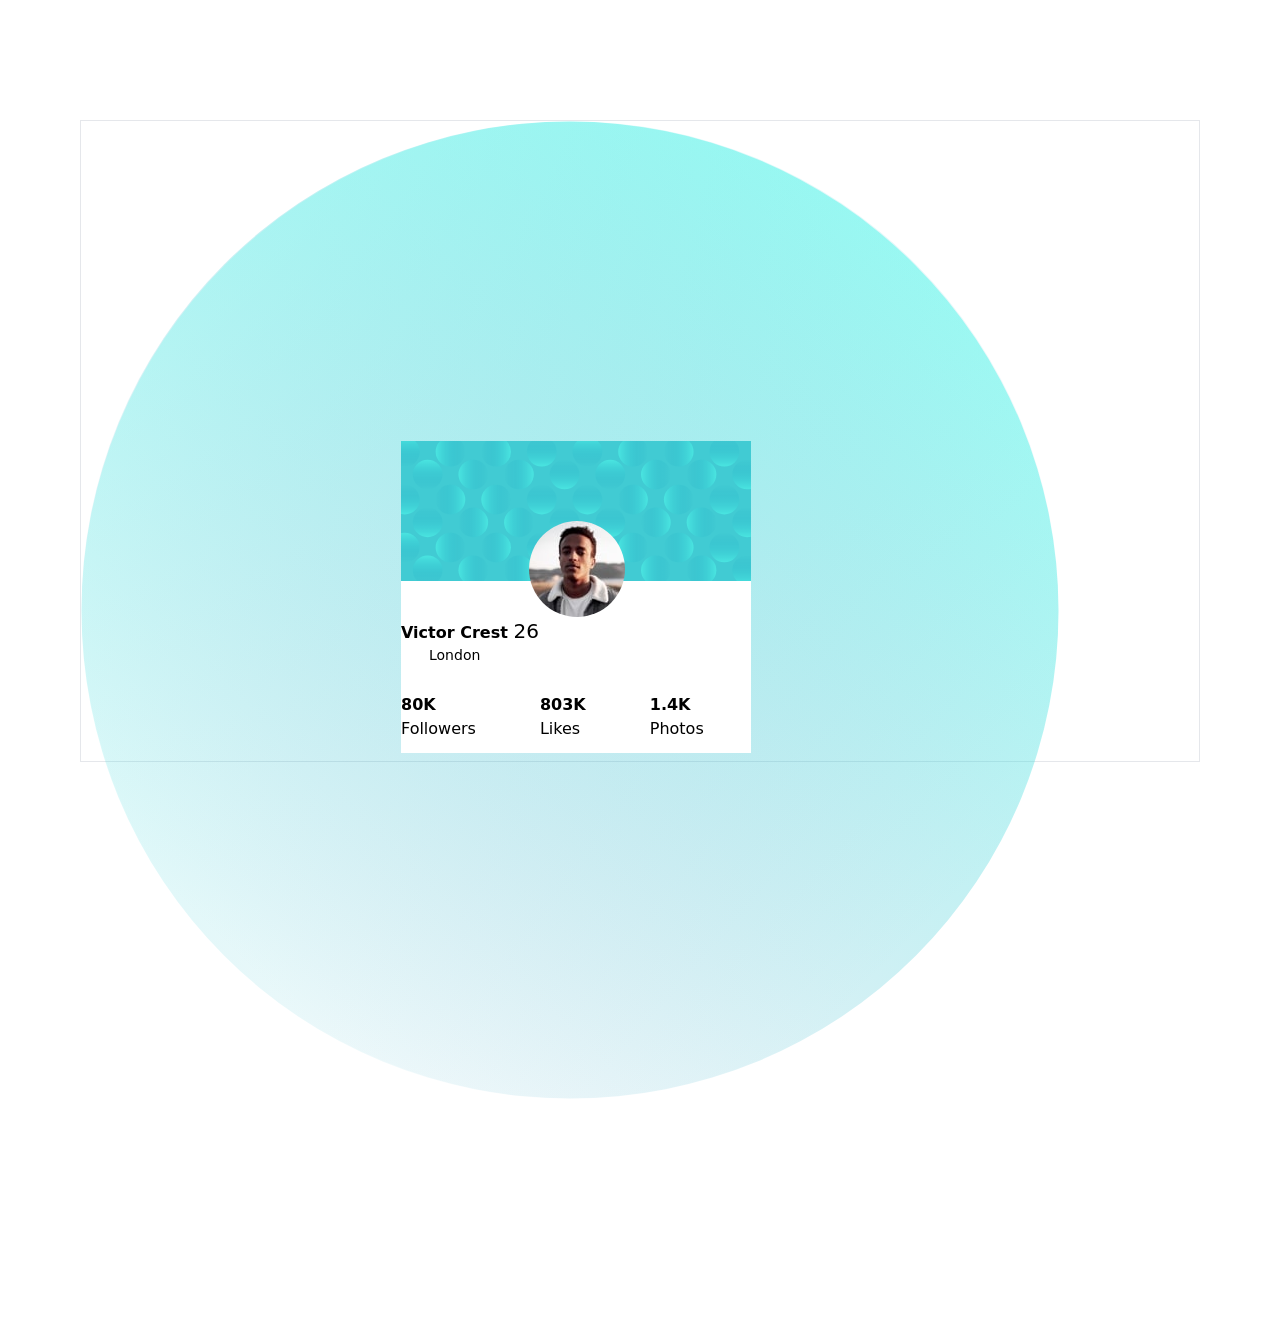
<file: src/input.html>
<!DOCTYPE html>
<html lang="en">
  <head>
    <meta charset="UTF-8" />
    <meta name="viewport" content="width=device-width, initial-scale=1.0" />
    <title>Document</title>
    <link rel="stylesheet" href="./output.css" />
  </head>
  <body class="">
    <main class="mt-10 h-[80rem] p-20 rounded-lg">
      <div class="relative border">
        <img class="absolute" src="../images/bg-pattern-top.svg" alt="" />
        <img class="absolute" src="../images/bg-pattern-bottom.svg" alt="" />
        <div class="justify-items-center p-80 relative">
          <div class="absolute">
            <div class="justify-items-center bg-white">
              <img class="" src="../images/bg-pattern-card.svg" alt="" />
              <div class="mt-9">
                <h1 class="font-bold">
                  Victor Crest <span class="font-thin text-xl">26</span>
                </h1>
                <p class="px-7 text-sm">London</p>
              </div>
              <div class="flex gap-16 border-solid mt-7 pb-3">
                <div>
                  <h1 class="font-bold">80K</h1>
                  <p class="font-thin">Followers</p>
                </div>
                <div>
                  <h1 class="font-bold">803K</h1>
                  <p class="font-thin">Likes</p>
                </div>
                <div>
                  <h1 class="font-bold">1.4K</h1>
                  <p class="font-thin">Photos</p>
                </div>
              </div>
            </div>
          </div>
          <div class="absolute mt-20 ml-[8rem]">
            <img class="rounded-full" src="../images/image-victor.jpg" alt="" />
          </div>
        </div>
      </div>
    </main>
  </body>
</html>
</file>
<file: src/output.css>
*, ::before, ::after {
  --tw-border-spacing-x: 0;
  --tw-border-spacing-y: 0;
  --tw-translate-x: 0;
  --tw-translate-y: 0;
  --tw-rotate: 0;
  --tw-skew-x: 0;
  --tw-skew-y: 0;
  --tw-scale-x: 1;
  --tw-scale-y: 1;
  --tw-pan-x:  ;
  --tw-pan-y:  ;
  --tw-pinch-zoom:  ;
  --tw-scroll-snap-strictness: proximity;
  --tw-gradient-from-position:  ;
  --tw-gradient-via-position:  ;
  --tw-gradient-to-position:  ;
  --tw-ordinal:  ;
  --tw-slashed-zero:  ;
  --tw-numeric-figure:  ;
  --tw-numeric-spacing:  ;
  --tw-numeric-fraction:  ;
  --tw-ring-inset:  ;
  --tw-ring-offset-width: 0px;
  --tw-ring-offset-color: #fff;
  --tw-ring-color: rgb(59 130 246 / 0.5);
  --tw-ring-offset-shadow: 0 0 #0000;
  --tw-ring-shadow: 0 0 #0000;
  --tw-shadow: 0 0 #0000;
  --tw-shadow-colored: 0 0 #0000;
  --tw-blur:  ;
  --tw-brightness:  ;
  --tw-contrast:  ;
  --tw-grayscale:  ;
  --tw-hue-rotate:  ;
  --tw-invert:  ;
  --tw-saturate:  ;
  --tw-sepia:  ;
  --tw-drop-shadow:  ;
  --tw-backdrop-blur:  ;
  --tw-backdrop-brightness:  ;
  --tw-backdrop-contrast:  ;
  --tw-backdrop-grayscale:  ;
  --tw-backdrop-hue-rotate:  ;
  --tw-backdrop-invert:  ;
  --tw-backdrop-opacity:  ;
  --tw-backdrop-saturate:  ;
  --tw-backdrop-sepia:  ;
  --tw-contain-size:  ;
  --tw-contain-layout:  ;
  --tw-contain-paint:  ;
  --tw-contain-style:  ;
}

::backdrop {
  --tw-border-spacing-x: 0;
  --tw-border-spacing-y: 0;
  --tw-translate-x: 0;
  --tw-translate-y: 0;
  --tw-rotate: 0;
  --tw-skew-x: 0;
  --tw-skew-y: 0;
  --tw-scale-x: 1;
  --tw-scale-y: 1;
  --tw-pan-x:  ;
  --tw-pan-y:  ;
  --tw-pinch-zoom:  ;
  --tw-scroll-snap-strictness: proximity;
  --tw-gradient-from-position:  ;
  --tw-gradient-via-position:  ;
  --tw-gradient-to-position:  ;
  --tw-ordinal:  ;
  --tw-slashed-zero:  ;
  --tw-numeric-figure:  ;
  --tw-numeric-spacing:  ;
  --tw-numeric-fraction:  ;
  --tw-ring-inset:  ;
  --tw-ring-offset-width: 0px;
  --tw-ring-offset-color: #fff;
  --tw-ring-color: rgb(59 130 246 / 0.5);
  --tw-ring-offset-shadow: 0 0 #0000;
  --tw-ring-shadow: 0 0 #0000;
  --tw-shadow: 0 0 #0000;
  --tw-shadow-colored: 0 0 #0000;
  --tw-blur:  ;
  --tw-brightness:  ;
  --tw-contrast:  ;
  --tw-grayscale:  ;
  --tw-hue-rotate:  ;
  --tw-invert:  ;
  --tw-saturate:  ;
  --tw-sepia:  ;
  --tw-drop-shadow:  ;
  --tw-backdrop-blur:  ;
  --tw-backdrop-brightness:  ;
  --tw-backdrop-contrast:  ;
  --tw-backdrop-grayscale:  ;
  --tw-backdrop-hue-rotate:  ;
  --tw-backdrop-invert:  ;
  --tw-backdrop-opacity:  ;
  --tw-backdrop-saturate:  ;
  --tw-backdrop-sepia:  ;
  --tw-contain-size:  ;
  --tw-contain-layout:  ;
  --tw-contain-paint:  ;
  --tw-contain-style:  ;
}

/*
! tailwindcss v3.4.15 | MIT License | https://tailwindcss.com
*/

/*
1. Prevent padding and border from affecting element width. (https://github.com/mozdevs/cssremedy/issues/4)
2. Allow adding a border to an element by just adding a border-width. (https://github.com/tailwindcss/tailwindcss/pull/116)
*/

*,
::before,
::after {
  box-sizing: border-box;
  /* 1 */
  border-width: 0;
  /* 2 */
  border-style: solid;
  /* 2 */
  border-color: #e5e7eb;
  /* 2 */
}

::before,
::after {
  --tw-content: '';
}

/*
1. Use a consistent sensible line-height in all browsers.
2. Prevent adjustments of font size after orientation changes in iOS.
3. Use a more readable tab size.
4. Use the user's configured `sans` font-family by default.
5. Use the user's configured `sans` font-feature-settings by default.
6. Use the user's configured `sans` font-variation-settings by default.
7. Disable tap highlights on iOS
*/

html,
:host {
  line-height: 1.5;
  /* 1 */
  -webkit-text-size-adjust: 100%;
  /* 2 */
  -moz-tab-size: 4;
  /* 3 */
  -o-tab-size: 4;
     tab-size: 4;
  /* 3 */
  font-family: ui-sans-serif, system-ui, sans-serif, "Apple Color Emoji", "Segoe UI Emoji", "Segoe UI Symbol", "Noto Color Emoji";
  /* 4 */
  font-feature-settings: normal;
  /* 5 */
  font-variation-settings: normal;
  /* 6 */
  -webkit-tap-highlight-color: transparent;
  /* 7 */
}

/*
1. Remove the margin in all browsers.
2. Inherit line-height from `html` so users can set them as a class directly on the `html` element.
*/

body {
  margin: 0;
  /* 1 */
  line-height: inherit;
  /* 2 */
}

/*
1. Add the correct height in Firefox.
2. Correct the inheritance of border color in Firefox. (https://bugzilla.mozilla.org/show_bug.cgi?id=190655)
3. Ensure horizontal rules are visible by default.
*/

hr {
  height: 0;
  /* 1 */
  color: inherit;
  /* 2 */
  border-top-width: 1px;
  /* 3 */
}

/*
Add the correct text decoration in Chrome, Edge, and Safari.
*/

abbr:where([title]) {
  -webkit-text-decoration: underline dotted;
          text-decoration: underline dotted;
}

/*
Remove the default font size and weight for headings.
*/

h1,
h2,
h3,
h4,
h5,
h6 {
  font-size: inherit;
  font-weight: inherit;
}

/*
Reset links to optimize for opt-in styling instead of opt-out.
*/

a {
  color: inherit;
  text-decoration: inherit;
}

/*
Add the correct font weight in Edge and Safari.
*/

b,
strong {
  font-weight: bolder;
}

/*
1. Use the user's configured `mono` font-family by default.
2. Use the user's configured `mono` font-feature-settings by default.
3. Use the user's configured `mono` font-variation-settings by default.
4. Correct the odd `em` font sizing in all browsers.
*/

code,
kbd,
samp,
pre {
  font-family: ui-monospace, SFMono-Regular, Menlo, Monaco, Consolas, "Liberation Mono", "Courier New", monospace;
  /* 1 */
  font-feature-settings: normal;
  /* 2 */
  font-variation-settings: normal;
  /* 3 */
  font-size: 1em;
  /* 4 */
}

/*
Add the correct font size in all browsers.
*/

small {
  font-size: 80%;
}

/*
Prevent `sub` and `sup` elements from affecting the line height in all browsers.
*/

sub,
sup {
  font-size: 75%;
  line-height: 0;
  position: relative;
  vertical-align: baseline;
}

sub {
  bottom: -0.25em;
}

sup {
  top: -0.5em;
}

/*
1. Remove text indentation from table contents in Chrome and Safari. (https://bugs.chromium.org/p/chromium/issues/detail?id=999088, https://bugs.webkit.org/show_bug.cgi?id=201297)
2. Correct table border color inheritance in all Chrome and Safari. (https://bugs.chromium.org/p/chromium/issues/detail?id=935729, https://bugs.webkit.org/show_bug.cgi?id=195016)
3. Remove gaps between table borders by default.
*/

table {
  text-indent: 0;
  /* 1 */
  border-color: inherit;
  /* 2 */
  border-collapse: collapse;
  /* 3 */
}

/*
1. Change the font styles in all browsers.
2. Remove the margin in Firefox and Safari.
3. Remove default padding in all browsers.
*/

button,
input,
optgroup,
select,
textarea {
  font-family: inherit;
  /* 1 */
  font-feature-settings: inherit;
  /* 1 */
  font-variation-settings: inherit;
  /* 1 */
  font-size: 100%;
  /* 1 */
  font-weight: inherit;
  /* 1 */
  line-height: inherit;
  /* 1 */
  letter-spacing: inherit;
  /* 1 */
  color: inherit;
  /* 1 */
  margin: 0;
  /* 2 */
  padding: 0;
  /* 3 */
}

/*
Remove the inheritance of text transform in Edge and Firefox.
*/

button,
select {
  text-transform: none;
}

/*
1. Correct the inability to style clickable types in iOS and Safari.
2. Remove default button styles.
*/

button,
input:where([type='button']),
input:where([type='reset']),
input:where([type='submit']) {
  -webkit-appearance: button;
  /* 1 */
  background-color: transparent;
  /* 2 */
  background-image: none;
  /* 2 */
}

/*
Use the modern Firefox focus style for all focusable elements.
*/

:-moz-focusring {
  outline: auto;
}

/*
Remove the additional `:invalid` styles in Firefox. (https://github.com/mozilla/gecko-dev/blob/2f9eacd9d3d995c937b4251a5557d95d494c9be1/layout/style/res/forms.css#L728-L737)
*/

:-moz-ui-invalid {
  box-shadow: none;
}

/*
Add the correct vertical alignment in Chrome and Firefox.
*/

progress {
  vertical-align: baseline;
}

/*
Correct the cursor style of increment and decrement buttons in Safari.
*/

::-webkit-inner-spin-button,
::-webkit-outer-spin-button {
  height: auto;
}

/*
1. Correct the odd appearance in Chrome and Safari.
2. Correct the outline style in Safari.
*/

[type='search'] {
  -webkit-appearance: textfield;
  /* 1 */
  outline-offset: -2px;
  /* 2 */
}

/*
Remove the inner padding in Chrome and Safari on macOS.
*/

::-webkit-search-decoration {
  -webkit-appearance: none;
}

/*
1. Correct the inability to style clickable types in iOS and Safari.
2. Change font properties to `inherit` in Safari.
*/

::-webkit-file-upload-button {
  -webkit-appearance: button;
  /* 1 */
  font: inherit;
  /* 2 */
}

/*
Add the correct display in Chrome and Safari.
*/

summary {
  display: list-item;
}

/*
Removes the default spacing and border for appropriate elements.
*/

blockquote,
dl,
dd,
h1,
h2,
h3,
h4,
h5,
h6,
hr,
figure,
p,
pre {
  margin: 0;
}

fieldset {
  margin: 0;
  padding: 0;
}

legend {
  padding: 0;
}

ol,
ul,
menu {
  list-style: none;
  margin: 0;
  padding: 0;
}

/*
Reset default styling for dialogs.
*/

dialog {
  padding: 0;
}

/*
Prevent resizing textareas horizontally by default.
*/

textarea {
  resize: vertical;
}

/*
1. Reset the default placeholder opacity in Firefox. (https://github.com/tailwindlabs/tailwindcss/issues/3300)
2. Set the default placeholder color to the user's configured gray 400 color.
*/

input::-moz-placeholder, textarea::-moz-placeholder {
  opacity: 1;
  /* 1 */
  color: #9ca3af;
  /* 2 */
}

input::placeholder,
textarea::placeholder {
  opacity: 1;
  /* 1 */
  color: #9ca3af;
  /* 2 */
}

/*
Set the default cursor for buttons.
*/

button,
[role="button"] {
  cursor: pointer;
}

/*
Make sure disabled buttons don't get the pointer cursor.
*/

:disabled {
  cursor: default;
}

/*
1. Make replaced elements `display: block` by default. (https://github.com/mozdevs/cssremedy/issues/14)
2. Add `vertical-align: middle` to align replaced elements more sensibly by default. (https://github.com/jensimmons/cssremedy/issues/14#issuecomment-634934210)
   This can trigger a poorly considered lint error in some tools but is included by design.
*/

img,
svg,
video,
canvas,
audio,
iframe,
embed,
object {
  display: block;
  /* 1 */
  vertical-align: middle;
  /* 2 */
}

/*
Constrain images and videos to the parent width and preserve their intrinsic aspect ratio. (https://github.com/mozdevs/cssremedy/issues/14)
*/

img,
video {
  max-width: 100%;
  height: auto;
}

/* Make elements with the HTML hidden attribute stay hidden by default */

[hidden]:where(:not([hidden="until-found"])) {
  display: none;
}

.absolute {
  position: absolute;
}

.relative {
  position: relative;
}

.mb-4 {
  margin-bottom: 1rem;
}

.ml-\[8rem\] {
  margin-left: 8rem;
}

.mt-10 {
  margin-top: 2.5rem;
}

.mt-20 {
  margin-top: 5rem;
}

.mt-8 {
  margin-top: 2rem;
}

.mt-9 {
  margin-top: 2.25rem;
}

.mb-6 {
  margin-bottom: 1.5rem;
}

.mt-5 {
  margin-top: 1.25rem;
}

.mt-1 {
  margin-top: 0.25rem;
}

.mt-7 {
  margin-top: 1.75rem;
}

.flex {
  display: flex;
}

.h-\[80rem\] {
  height: 80rem;
}

.justify-start {
  justify-content: flex-start;
}

.justify-items-center {
  justify-items: center;
}

.gap-16 {
  gap: 4rem;
}

.rounded-full {
  border-radius: 9999px;
}

.rounded-lg {
  border-radius: 0.5rem;
}

.border {
  border-width: 1px;
}

.border-solid {
  border-style: solid;
}

.bg-white {
  --tw-bg-opacity: 1;
  background-color: rgb(255 255 255 / var(--tw-bg-opacity, 1));
}

.bg-red-600 {
  --tw-bg-opacity: 1;
  background-color: rgb(220 38 38 / var(--tw-bg-opacity, 1));
}

.p-20 {
  padding: 5rem;
}

.p-80 {
  padding: 20rem;
}

.px-7 {
  padding-left: 1.75rem;
  padding-right: 1.75rem;
}

.pb-2 {
  padding-bottom: 0.5rem;
}

.pb-3 {
  padding-bottom: 0.75rem;
}

.text-sm {
  font-size: 0.875rem;
  line-height: 1.25rem;
}

.text-xl {
  font-size: 1.25rem;
  line-height: 1.75rem;
}

.font-bold {
  font-weight: 700;
}

.font-thin {
  font-weight: 100;
}
</file>
